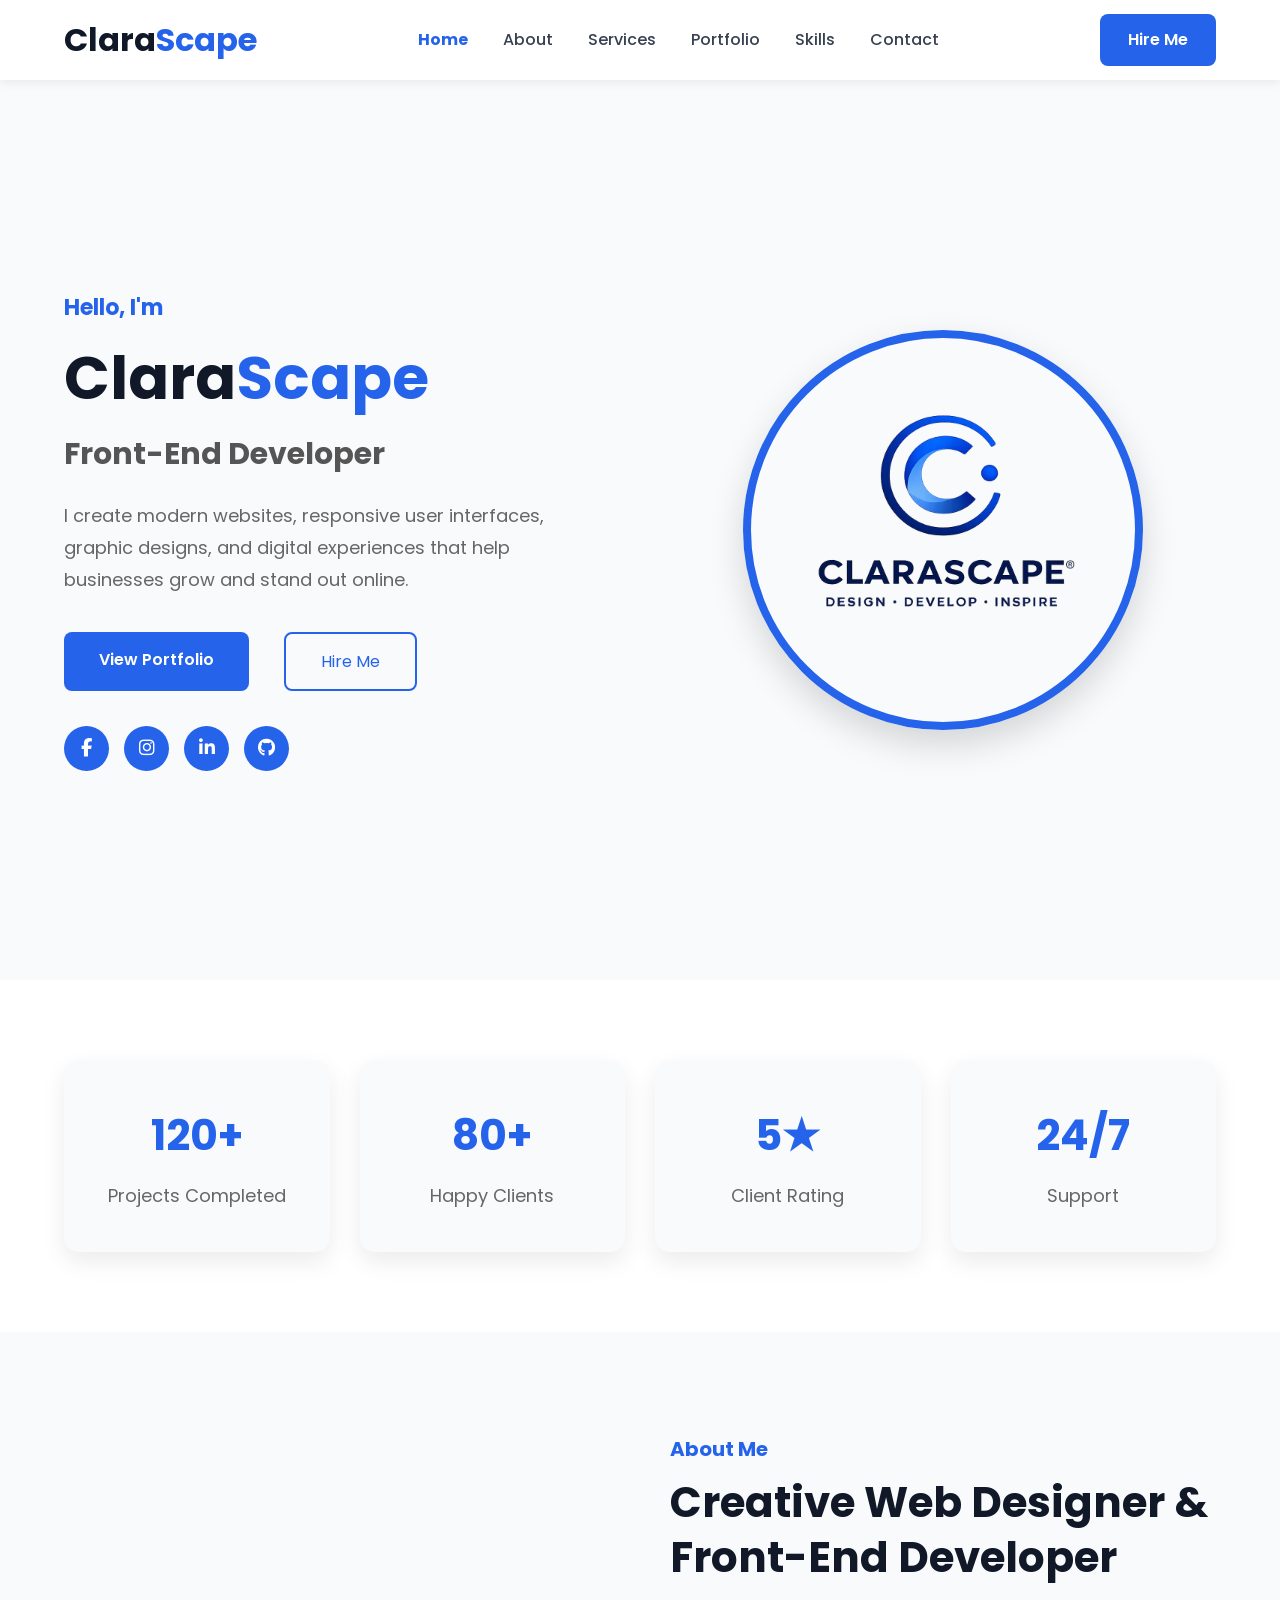
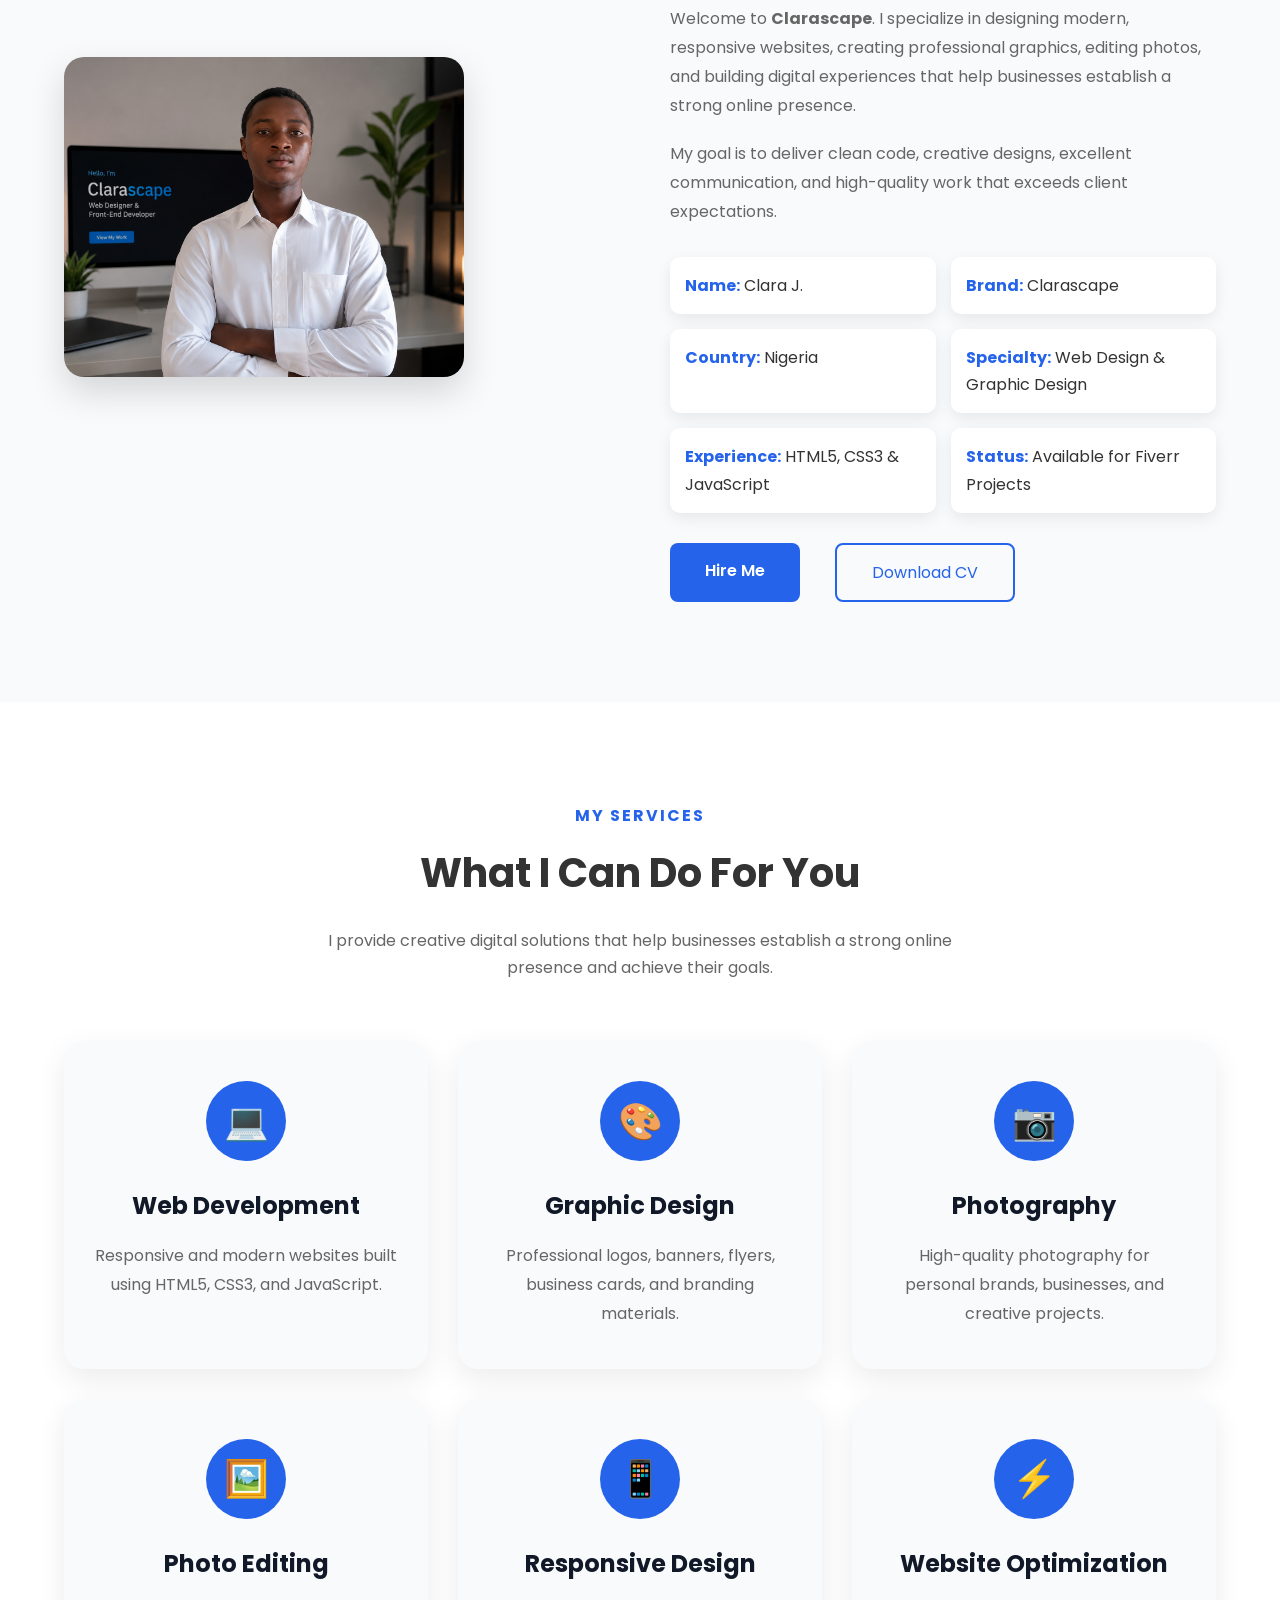
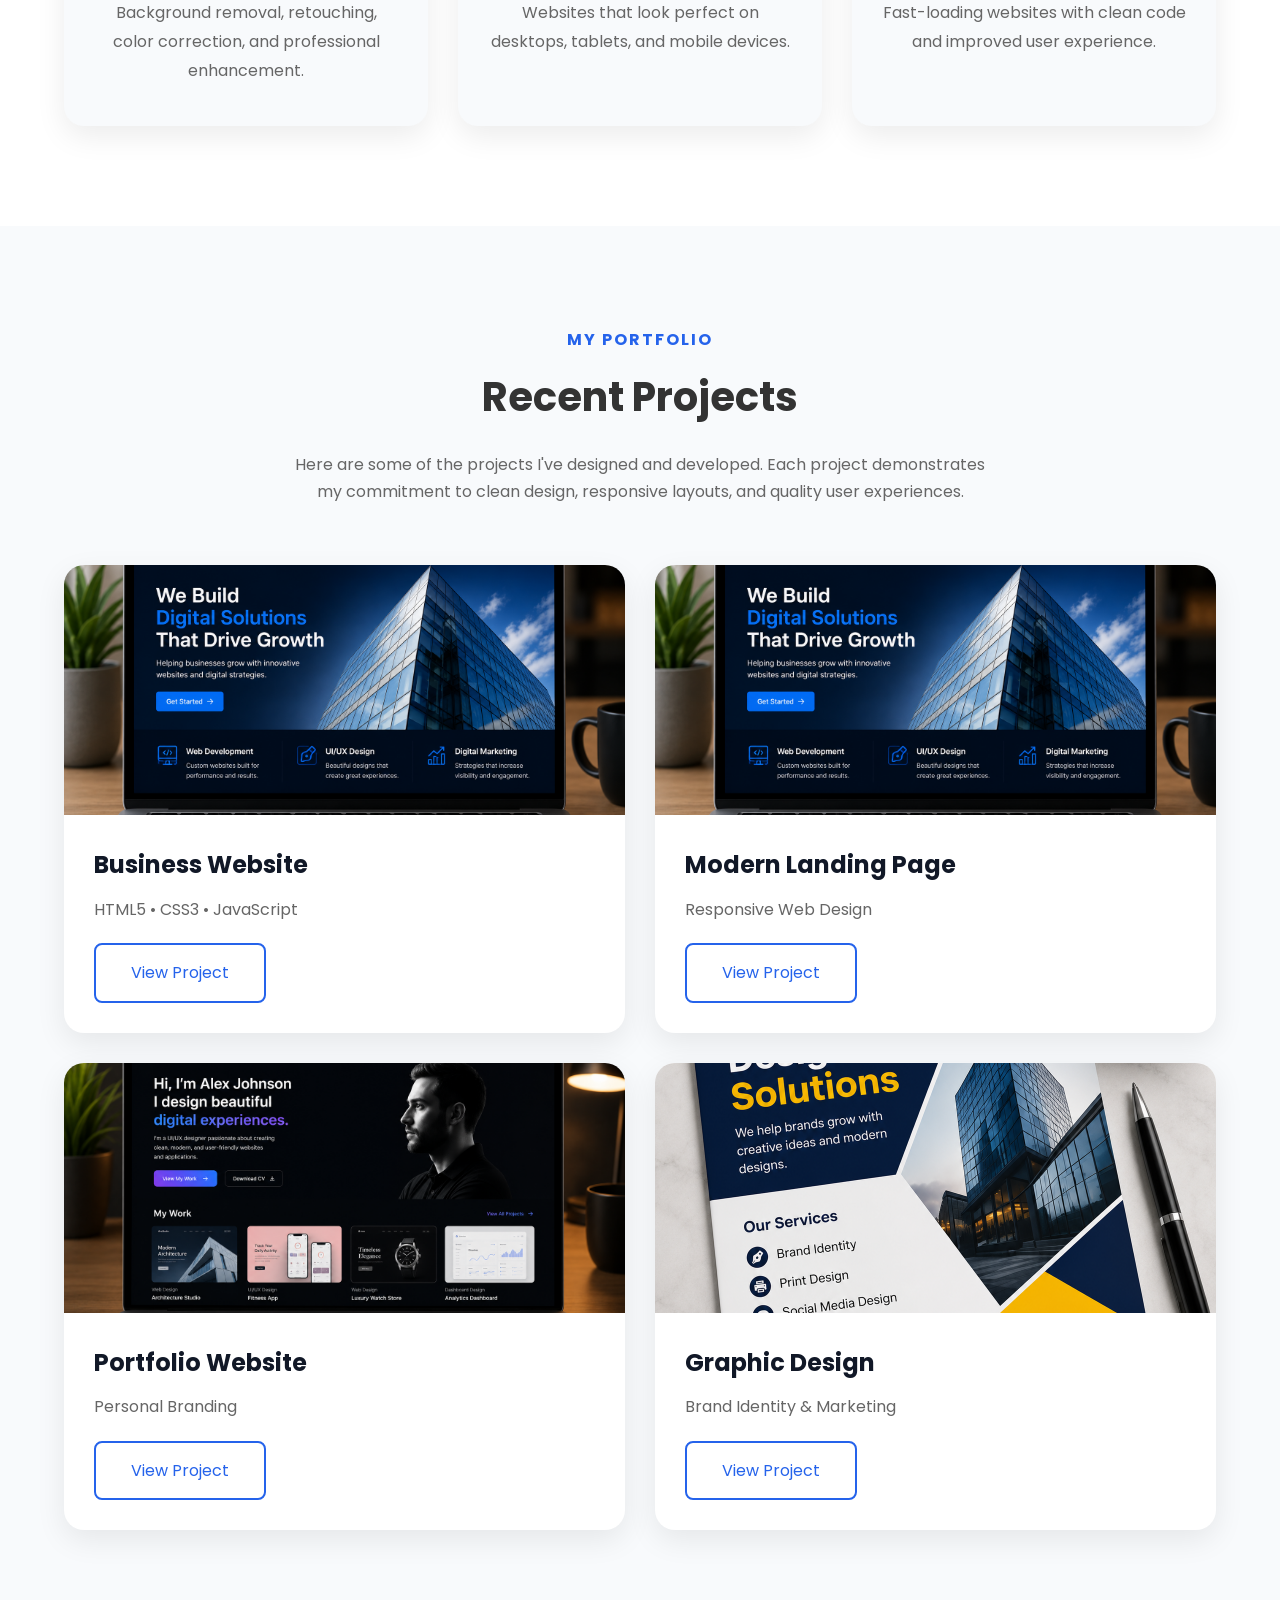
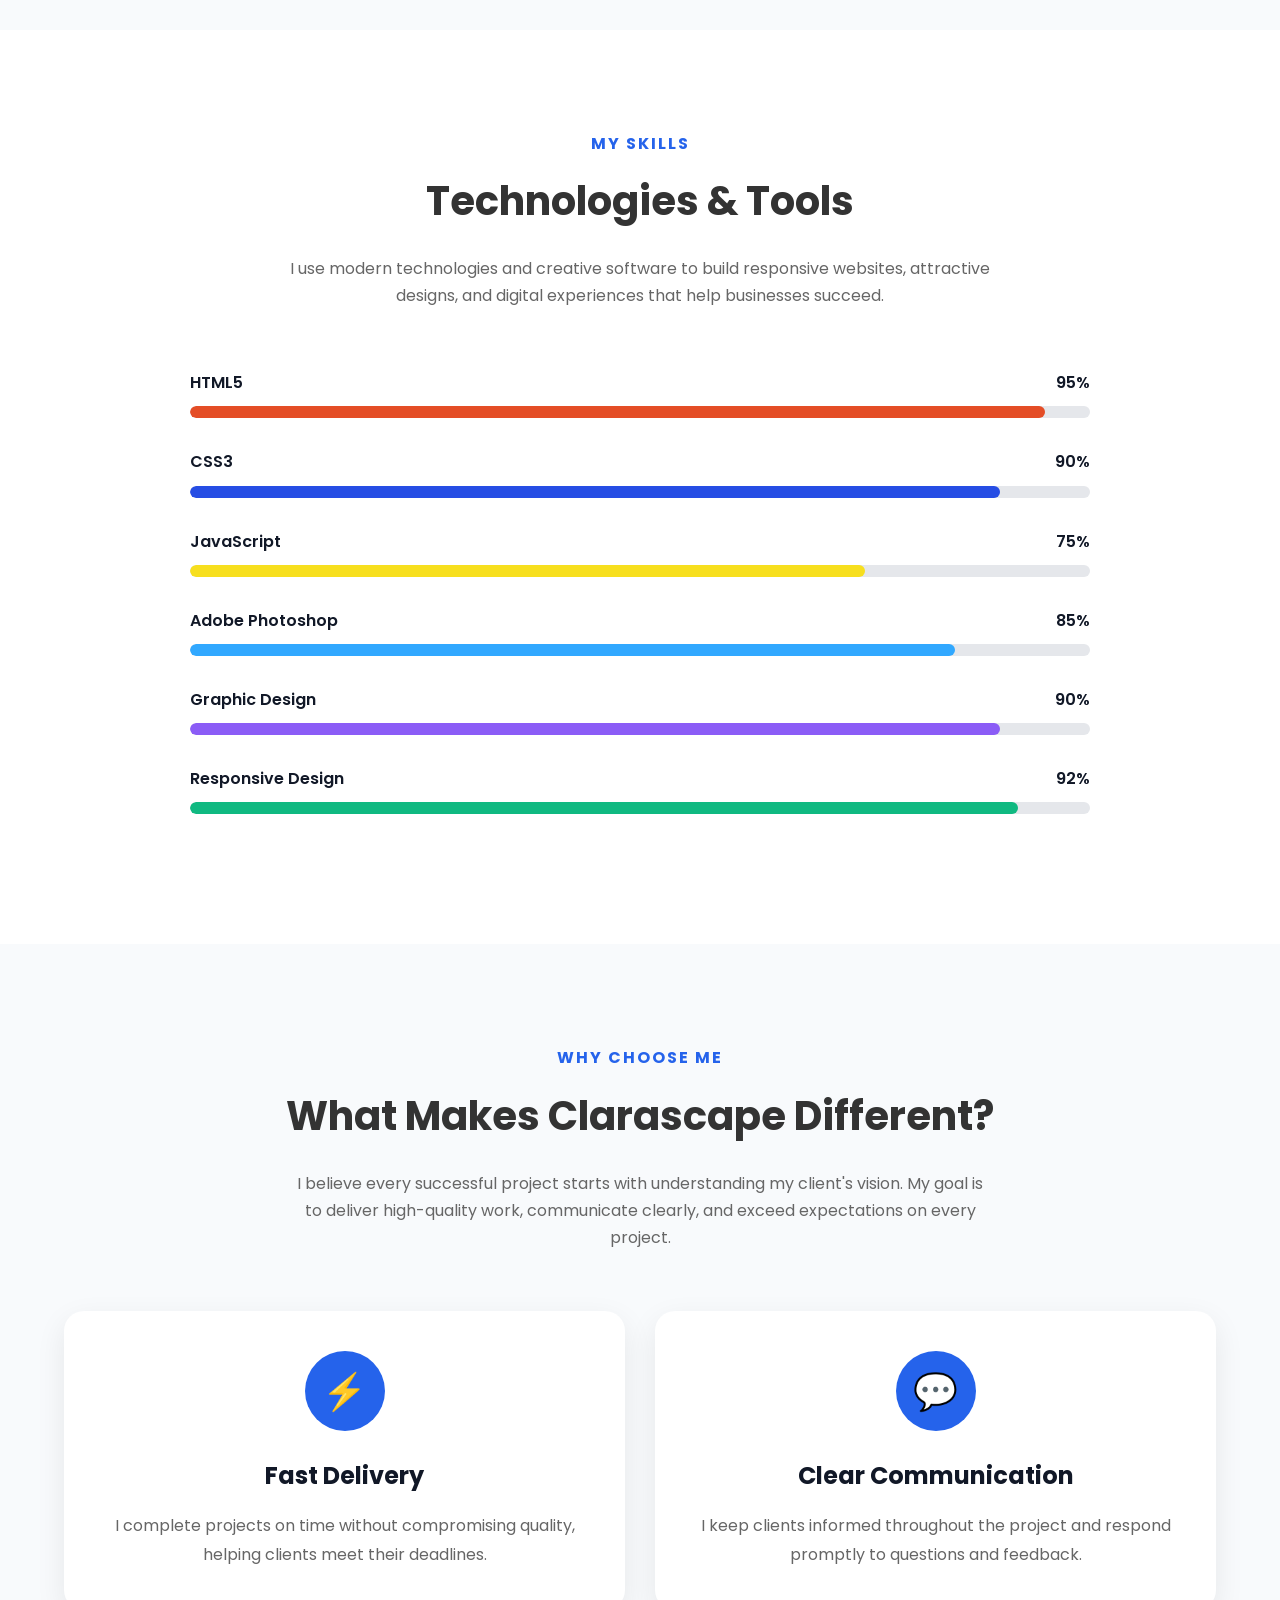
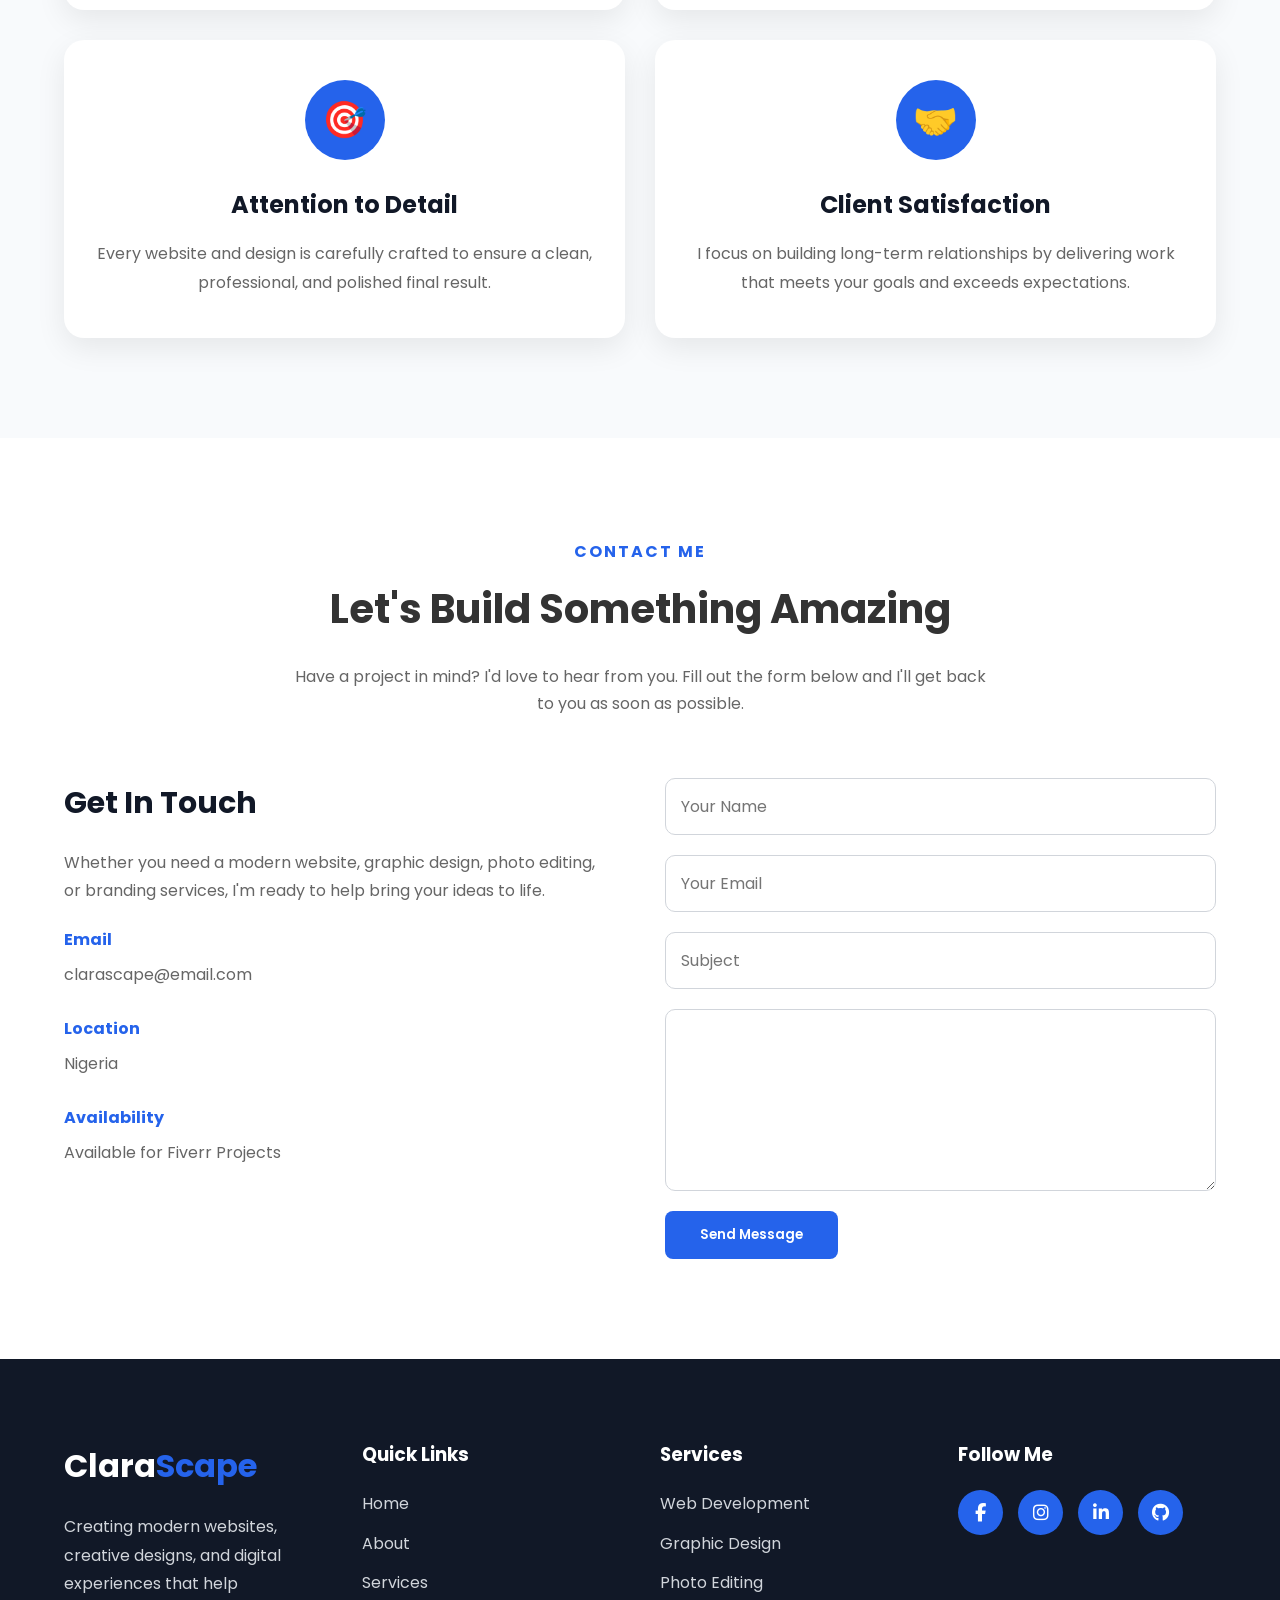
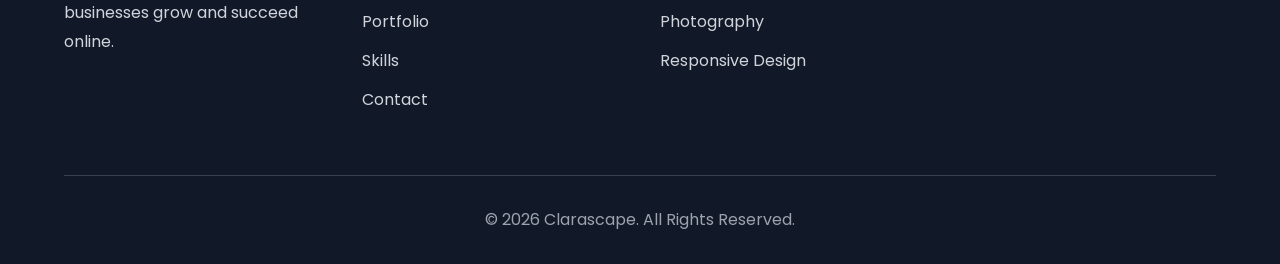
<file: index.html>
<!DOCTYPE html>
<html lang="en">
<head>
    <!-- Character Encoding -->
    <meta charset="UTF-8">

    <!-- Responsive -->
    <meta name="viewport" content="width=device-width, initial-scale=1.0">

    <!-- SEO -->
    <meta name="description" content="Clarascape | Professional Web Designer, Graphic Designer and Front-End Developer Portfolio">

    <meta name="keywords" content="Web Design, HTML, CSS, JavaScript, Graphic Design, Fiverr, Clarascape">

    <meta name="author" content="Clara J">

    <title>Clarascape | Web Designer & Front-End Developer</title>

    <!-- Google Fonts -->
    <link rel="preconnect" href="https://fonts.googleapis.com">

    <link rel="preconnect"
          href="https://fonts.gstatic.com"
          crossorigin>

    <link href="https://fonts.googleapis.com/css2?family=Inter:wght@300;400;500;600;700&family=Poppins:wght@500;600;700;800&display=swap"
          rel="stylesheet">

    <!-- Font Awesome -->
    <link rel="stylesheet"
          href="https://cdnjs.cloudflare.com/ajax/libs/font-awesome/6.7.2/css/all.min.css">

    <!-- CSS -->
    <link rel="stylesheet" href="style.css">

    <link rel="icon" type="image/png" href="favicon.png">
</head>
<body>

    <!-- ==========================
     HEADER
========================== -->
<header class="header">

    <div class="container">

        <nav class="navbar">

    <!-- Logo -->
    <a href="index.html" class="logo">
        Clara<span>Scape</span>
    </a>

    <!-- Navigation -->
    <ul class="nav-links">
        <li><a href="#hero">Home</a></li>
        <li><a href="#about">About</a></li>
        <li><a href="#services">Services</a></li>
        <li><a href="#portfolio">Portfolio</a></li>
        <li><a href="#skills">Skills</a></li>
        <li><a href="#contact">Contact</a></li>
    </ul>

    <!-- Mobile Menu -->
    <div class="menu-toggle">
        <i class="fas fa-bars"></i>
    </div>

    <!-- Button -->
    <a href="#contact" class="btn btn-primary">
        Hire Me
    </a>

</nav>

    </div>

</header>


<!-- ==========================
     HERO SECTION
========================== -->
<section class="hero reveal" id="hero">

    <div class="container">

        <!-- Left Side -->
        <div class="hero-left">

            <h4>Hello, I'm</h4>

            <h1>Clara<span>Scape</span></h1>

            <h2>
                <span class="typing"></span>
            </h2>

            <p>
                I create modern websites, responsive user interfaces,
                graphic designs, and digital experiences that help
                businesses grow and stand out online.
            </p>

            <div class="hero-buttons">

                <a href="#portfolio" class="btn">
                    View Portfolio
                </a>

                <a href="#contact" class="btn-outline">
                    Hire Me
                </a>

            </div>

            <!-- Social Icons -->
            <div class="social-icons">

                <a href="#"><i class="fab fa-facebook-f"></i></a>

                <a href="#"><i class="fab fa-instagram"></i></a>

                <a href="#"><i class="fab fa-linkedin-in"></i></a>

                <a href="#"><i class="fab fa-github"></i></a>

            </div>

        </div>

        <!-- Right Side -->
        <div class="hero-right">

            <img src="favicon.png" alt="Clarascape Profile">

        </div>

    </div>

</section>



<!-- ==========================
     STATS SECTION
========================== -->
<section class="stats reveal">

    <div class="container">

        <div class="stats-container">

            <div class="stat-card">
                <h2>120+</h2>
                <p>Projects Completed</p>
            </div>

            <div class="stat-card">
                <h2>80+</h2>
                <p>Happy Clients</p>
            </div>

            <div class="stat-card">
                <h2>5★</h2>
                <p>Client Rating</p>
            </div>

            <div class="stat-card">
                <h2>24/7</h2>
                <p>Support</p>
            </div>

        </div>

    </div>

</section>

<!-- ==========================
     ABOUT SECTION
========================== -->
<section class="about reveal" id="about">

    <div class="container">

        <div class="about-container">

            <!-- Left Side -->
            <div class="about-image">
                <img src="profile.png" alt="Clarascape Profile">
            </div>

            <!-- Right Side -->
            <div class="about-content">

                <h4>About Me</h4>

                <h2>
                    Creative Web Designer &
                    Front-End Developer
                </h2>

                <p>
                    Welcome to <strong>Clarascape</strong>. I specialize in
                    designing modern, responsive websites, creating
                    professional graphics, editing photos, and building
                    digital experiences that help businesses establish a
                    strong online presence.
                </p>

                <p>
                    My goal is to deliver clean code, creative designs,
                    excellent communication, and high-quality work that
                    exceeds client expectations.
                </p>

                <div class="about-info">

                    <div>
                        <strong>Name:</strong> Clara J.
                    </div>

                    <div>
                        <strong>Brand:</strong> Clarascape
                    </div>

                    <div>
                        <strong>Country:</strong> Nigeria
                    </div>

                    <div>
                        <strong>Specialty:</strong> Web Design & Graphic Design
                    </div>

                    <div>
                        <strong>Experience:</strong> HTML5, CSS3 & JavaScript
                    </div>

                    <div>
                        <strong>Status:</strong> Available for Fiverr Projects
                    </div>

                </div>

                <div class="about-buttons">

                    <a href="#contact" class="btn">
                        Hire Me
                    </a>

                    <a href="#" class="btn-outline">
                        Download CV
                    </a>

                </div>

            </div>

        </div>

    </div>

</section>



      <!-- ==========================
     SERVICES SECTION
========================== -->
<section class="services reveal" id="services">

    <div class="container">

        <div class="section-heading">
            <h4>My Services</h4>
            <h2>What I Can Do For You</h2>

            <p>
                I provide creative digital solutions that help businesses
                establish a strong online presence and achieve their goals.
            </p>
        </div>

        <div class="services-container">

            <!-- Service 1 -->
            <div class="service-card">
                <div class="service-icon">💻</div>

                <h3>Web Development</h3>

                <p>
                    Responsive and modern websites built using
                    HTML5, CSS3, and JavaScript.
                </p>
            </div>

            <!-- Service 2 -->
            <div class="service-card">
                <div class="service-icon">🎨</div>

                <h3>Graphic Design</h3>

                <p>
                    Professional logos, banners,
                    flyers, business cards,
                    and branding materials.
                </p>
            </div>

            <!-- Service 3 -->
            <div class="service-card">
                <div class="service-icon">📷</div>

                <h3>Photography</h3>

                <p>
                    High-quality photography for
                    personal brands, businesses,
                    and creative projects.
                </p>
            </div>

            <!-- Service 4 -->
            <div class="service-card">
                <div class="service-icon">🖼️</div>

                <h3>Photo Editing</h3>

                <p>
                    Background removal,
                    retouching, color correction,
                    and professional enhancement.
                </p>
            </div>

            <!-- Service 5 -->
            <div class="service-card">
                <div class="service-icon">📱</div>

                <h3>Responsive Design</h3>

                <p>
                    Websites that look perfect on
                    desktops, tablets,
                    and mobile devices.
                </p>
            </div>

            <!-- Service 6 -->
            <div class="service-card">
                <div class="service-icon">⚡</div>

                <h3>Website Optimization</h3>

                <p>
                    Fast-loading websites with
                    clean code and improved
                    user experience.
                </p>
            </div>

        </div>

    </div>

</section>




<!-- ==========================
     PORTFOLIO SECTION
========================== -->
<section class="portfolio reveal" id="portfolio">

    <div class="container">

        <div class="section-heading">
            <h4>My Portfolio</h4>

            <h2>Recent Projects</h2>

            <p>
                Here are some of the projects I've designed and developed.
                Each project demonstrates my commitment to clean design,
                responsive layouts, and quality user experiences.
            </p>
        </div>

        <div class="portfolio-container">

            <!-- Project 1 -->
            <div class="portfolio-card">
                <img src="project1.jpg" alt="Business Website">

                <div class="portfolio-content">
                    <h3>Business Website</h3>
                    <p>HTML5 • CSS3 • JavaScript</p>

                    <a href="#" class="btn-outline">
                        View Project
                    </a>
                </div>
            </div>

            <!-- Project 2 -->
            <div class="portfolio-card">
                <img src="project2.jpg" alt="Landing Page">

                <div class="portfolio-content">
                    <h3>Modern Landing Page</h3>
                    <p>Responsive Web Design</p>

                    <a href="#" class="btn-outline">
                        View Project
                    </a>
                </div>
            </div>

            <!-- Project 3 -->
            <div class="portfolio-card">
                <img src="project3.jpg" alt="Portfolio Website">

                <div class="portfolio-content">
                    <h3>Portfolio Website</h3>
                    <p>Personal Branding</p>

                    <a href="#" class="btn-outline">
                        View Project
                    </a>
                </div>
            </div>

            <!-- Project 4 -->
            <div class="portfolio-card">
                <img src="project4.jpg" alt="Graphic Design">

                <div class="portfolio-content">
                    <h3>Graphic Design</h3>
                    <p>Brand Identity & Marketing</p>

                    <a href="#" class="btn-outline">
                        View Project
                    </a>
                </div>
            </div>

        </div>

    </div>

</section>





<!-- ==========================
     SKILLS SECTION
========================== -->
<section class="skills reveal" id="skills">

    <div class="container">

        <div class="section-heading">
            <h4>My Skills</h4>

            <h2>Technologies & Tools</h2>

            <p>
                I use modern technologies and creative software to build
                responsive websites, attractive designs, and digital
                experiences that help businesses succeed.
            </p>
        </div>

        <div class="skills-container">

            <!-- HTML -->
            <div class="skill">
                <div class="skill-title">
                    <span>HTML5</span>
                    <span>95%</span>
                </div>

                <div class="progress">
                    <div class="progress-bar html"></div>
                </div>
            </div>

            <!-- CSS -->
            <div class="skill">
                <div class="skill-title">
                    <span>CSS3</span>
                    <span>90%</span>
                </div>

                <div class="progress">
                    <div class="progress-bar css"></div>
                </div>
            </div>

            <!-- JavaScript -->
            <div class="skill">
                <div class="skill-title">
                    <span>JavaScript</span>
                    <span>75%</span>
                </div>

                <div class="progress">
                    <div class="progress-bar javascript"></div>
                </div>
            </div>

            <!-- Photoshop -->
            <div class="skill">
                <div class="skill-title">
                    <span>Adobe Photoshop</span>
                    <span>85%</span>
                </div>

                <div class="progress">
                    <div class="progress-bar photoshop"></div>
                </div>
            </div>

            <!-- Graphic Design -->
            <div class="skill">
                <div class="skill-title">
                    <span>Graphic Design</span>
                    <span>90%</span>
                </div>

                <div class="progress">
                    <div class="progress-bar design"></div>
                </div>
            </div>

            <!-- Responsive Design -->
            <div class="skill">
                <div class="skill-title">
                    <span>Responsive Design</span>
                    <span>92%</span>
                </div>

                <div class="progress">
                    <div class="progress-bar responsive"></div>
                </div>
            </div>

        </div>

    </div>

</section>



<!-- ==========================
     WHY CHOOSE ME SECTION
========================== -->
<section class="why-choose reveal" id="why-choose">

    <div class="container">

        <div class="section-heading">

            <h4>Why Choose Me</h4>

            <h2>What Makes Clarascape Different?</h2>

            <p>
                I believe every successful project starts with understanding
                my client's vision. My goal is to deliver high-quality work,
                communicate clearly, and exceed expectations on every project.
            </p>

        </div>

        <div class="why-container">

            <!-- Card 1 -->
            <div class="why-card">
                <div class="why-icon">⚡</div>

                <h3>Fast Delivery</h3>

                <p>
                    I complete projects on time without compromising quality,
                    helping clients meet their deadlines.
                </p>
            </div>

            <!-- Card 2 -->
            <div class="why-card">
                <div class="why-icon">💬</div>

                <h3>Clear Communication</h3>

                <p>
                    I keep clients informed throughout the project and respond
                    promptly to questions and feedback.
                </p>
            </div>

            <!-- Card 3 -->
            <div class="why-card">
                <div class="why-icon">🎯</div>

                <h3>Attention to Detail</h3>

                <p>
                    Every website and design is carefully crafted to ensure a
                    clean, professional, and polished final result.
                </p>
            </div>

            <!-- Card 4 -->
            <div class="why-card">
                <div class="why-icon">🤝</div>

                <h3>Client Satisfaction</h3>

                <p>
                    I focus on building long-term relationships by delivering
                    work that meets your goals and exceeds expectations.
                </p>
            </div>

        </div>

    </div>

</section>




<!-- ==========================
     CONTACT SECTION
========================== -->
<section class="contact reveal" id="contact">

    <div class="container">

        <div class="section-heading">

            <h4>Contact Me</h4>

            <h2>Let's Build Something Amazing</h2>

            <p>
                Have a project in mind? I'd love to hear from you.
                Fill out the form below and I'll get back to you as
                soon as possible.
            </p>

        </div>

        <div class="contact-container">

            <!-- Contact Information -->
            <div class="contact-info">

                <h3>Get In Touch</h3>

                <p>
                    Whether you need a modern website, graphic design,
                    photo editing, or branding services, I'm ready to
                    help bring your ideas to life.
                </p>

                <div class="info">
                    <h4>Email</h4>
                    <p>clarascape@email.com</p>
                </div>

                <div class="info">
                    <h4>Location</h4>
                    <p>Nigeria</p>
                </div>

                <div class="info">
                   <h4>Availability</h4>
                    <p>Available for Fiverr Projects</p>
                </div>

            </div>

            <!-- Contact Form -->
            <form class="contact-form">

                <input
                    type="text"
                    placeholder="Your Name"
                    required>

                <input
                    type="email"
                    placeholder="Your Email"
                    required>

                <input
                    type="text"
                    placeholder="Subject"
                    required>

                <textarea
                    rows="6"
                    placeholder="Tell me about your project..."
                    required>
                </textarea>

                <button type="submit" class="btn">
                    Send Message
                </button>

            </form>

        </div>

    </div>

</section>



<!-- ==========================
     FOOTER
========================== -->
<footer class="footer reveal">

    <div class="container">

        <div class="footer-container">

            <!-- Brand -->
            <div class="footer-about">

                <h2>Clara<span>Scape</span></h2>

                <p>
                    Creating modern websites, creative designs,
                    and digital experiences that help businesses
                    grow and succeed online.
                </p>

            </div>

            <!-- Quick Links -->
            <div class="footer-links">

                <h3>Quick Links</h3>

                <ul>
                    <li><a href="#hero">Home</a></li>
                    <li><a href="#about">About</a></li>
                    <li><a href="#services">Services</a></li>
                    <li><a href="#portfolio">Portfolio</a></li>
                    <li><a href="#skills">Skills</a></li>
                    <li><a href="#contact">Contact</a></li>
                </ul>

            </div>

            <!-- Services -->
            <div class="footer-services">

                <h3>Services</h3>

                <ul>
                    <li>Web Development</li>
                    <li>Graphic Design</li>
                    <li>Photo Editing</li>
                    <li>Photography</li>
                    <li>Responsive Design</li>
                </ul>

            </div>

            <!-- Social -->
            <div class="footer-social">

                <h3>Follow Me</h3>

                <div class="social-icons">

                    <a href="#"><i class="fab fa-facebook-f"></i></a>

                    <a href="#"><i class="fab fa-instagram"></i></a>

                    <a href="#"><i class="fab fa-linkedin-in"></i></a>

                    <a href="#"><i class="fab fa-github"></i></a>

                </div>

            </div>

        </div>

        <hr>

        <div class="footer-bottom">

            <p>
                &copy; 2026 Clarascape. All Rights Reserved.
            </p>

        </div>

    </div>

</footer>

<script src="script.js"></script>

</body>
</html>
</file>
<file: style.css>
/* ===========================================
   GOOGLE FONTS
=========================================== */
@import url('https://fonts.googleapis.com/css2?family=Poppins:wght@300;400;500;600;700;800&display=swap');


/* ===========================================
   CSS RESET
=========================================== */

*{
    margin:0;
    padding:0;
    box-sizing:border-box;
}

html{
    scroll-behavior:smooth;
}

body{
    font-family:'Poppins',sans-serif;
    background:#f8fafc;
    color:#333;
    line-height:1.7;
}

img{
    width:100%;
    display:block;
}

a{
    text-decoration:none;
}

ul{
    list-style:none;
}

button,
input,
textarea{
    font-family:inherit;
}


/* ===========================================
   REUSABLE CONTAINER
=========================================== */

.container{
    width:90%;
    max-width:1200px;
    margin:auto;
}


/* ===========================================
   REUSABLE BUTTONS
=========================================== */

.btn{
    display:inline-block;
    background:#2563eb;
    color:#fff;
    padding:14px 35px;
    border-radius:8px;
    font-weight:600;
    transition:.3s;
}

.btn:hover{
    background:#1d4ed8;
}

.btn-outline{
    display:inline-block;
    border:2px solid #2563eb;
    color:#2563eb;
    padding:14px 35px;
    border-radius:8px;
    margin-left:15px;
    transition:.3s;
}

.btn-outline:hover{
    background:#2563eb;
    color:#fff;
}


/* ===========================================
   SECTION HEADING
=========================================== */

.section-heading{
    text-align:center;
    margin-bottom:60px;
}

.section-heading h4{
    color:#2563eb;
    text-transform:uppercase;
    letter-spacing:2px;
    margin-bottom:10px;
}

.section-heading h2{
    font-size:40px;
    margin-bottom:20px;
}

.section-heading p{
    max-width:700px;
    margin:auto;
    color:#666;
}

/* ===========================================
   HEADER
=========================================== */

.header{
    width:100%;
    background:#ffffff;
    position:sticky;
    top:0;
    left:0;
    z-index:1000;
    box-shadow:0 2px 10px rgba(0,0,0,.08);
}

/* ===========================================
   ACTIVE NAVIGATION
=========================================== */

.nav-links a.active{
    color:#2563eb;
    font-weight:700;
}


/* ===========================================
   STICKY HEADER EFFECT
=========================================== */

.header.sticky{
    background:#ffffff;
    box-shadow:0 8px 20px rgba(0,0,0,.12);
    transition:all .3s ease;
}

.navbar{
    display:flex;
    justify-content:space-between;
    align-items:center;
    min-height:80px;
}

.logo{
    font-size:2rem;
    font-weight:700;
    color:#111827;
}

.logo span{
    color:#2563eb;
}

.nav-links{
    display:flex;
    align-items:center;
    gap:35px;
}

.nav-links li{
    list-style:none;
}

.nav-links a{
    color:#374151;
    font-weight:500;
    transition:.3s;
}

.nav-links a:hover{
    color:#2563eb;
}

.navbar .btn{
    padding:12px 28px;
}


/* ===========================================
   HERO SECTION
=========================================== */

.hero{
    min-height:100vh;
    display:flex;
    align-items:center;
    background:#f8fafc;
    padding:80px 0;
}

.hero .container{
    display:flex;
    justify-content:space-between;
    align-items:center;
    gap:60px;
}

.hero-left{
    flex:1;
}

.hero-left h4{
    color:#2563eb;
    font-size:20px;
    margin-bottom:15px;
}

.hero-left h1{
    font-size:60px;
    font-weight:700;
    color:#111827;
    margin-bottom:10px;
    line-height:1.2;
}

.hero-left h1 span{
    color:#2563eb;
}

.hero-left h2{
    font-size:30px;
    color:#555;
    margin-bottom:20px;
    min-height:40px;
}

.hero-left p{
    font-size:18px;
    color:#666;
    line-height:1.8;
    margin-bottom:35px;
    max-width:600px;
}

.hero-buttons{
    display:flex;
    gap:20px;
    margin-bottom:35px;
}

.social-icons{
    display:flex;
    gap:15px;
}

.social-icons a{
    width:45px;
    height:45px;
    display:flex;
    justify-content:center;
    align-items:center;
    border-radius:50%;
    background:#2563eb;
    color:#fff;
    font-size:18px;
    transition:.3s;
}

.social-icons a:hover{
    background:#1d4ed8;
    transform:translateY(-5px);
}

/* ===========================================
   HERO SECTION
=========================================== */

.hero{
    padding:100px 0;
    background:#f8fafc;
    min-height:100vh;
    display:flex;
    align-items:center;
}

.hero .container{
    display:flex;
    justify-content:space-between;
    align-items:center;
    gap:60px;
}

.hero-left{
    flex:1;
}

.hero-left h4{
    color:#2563eb;
    font-size:22px;
    margin-bottom:15px;
}

.hero-left h1{
    font-size:60px;
    color:#111827;
    line-height:1.2;
    margin-bottom:15px;
}

.hero-left h1 span{
    color:#2563eb;
}

.hero-left h2{
    font-size:30px;
    color:#555;
    margin-bottom:20px;
}

.hero-left p{
    color:#666;
    font-size:18px;
    line-height:1.8;
    margin-bottom:35px;
    max-width:600px;
}

.hero-buttons{
    display:flex;
    gap:20px;
    margin-bottom:35px;
}

.social-icons{
    display:flex;
    gap:15px;
}

.social-icons a{
    width:45px;
    height:45px;
    background:#2563eb;
    color:#fff;
    display:flex;
    justify-content:center;
    align-items:center;
    border-radius:50%;
    font-size:18px;
    transition:0.3s;
}

.social-icons a:hover{
    background:#1d4ed8;
    transform:translateY(-5px);
}

.hero-right{
    flex:1;
    display:flex;
    justify-content:center;
}

.hero-right img{
    width:400px;
    height:400px;
    object-fit:cover;
    border-radius:50%;
    border:8px solid #2563eb;
    box-shadow:0 15px 35px rgba(0,0,0,0.15);
}

/* ===========================================
   STATS SECTION
=========================================== */

.stats{
    padding:80px 0;
    background:#ffffff;
}

.stats-container{
    display:grid;
    grid-template-columns:repeat(4,1fr);
    gap:30px;
}

.stat-card{
    background:#f8fafc;
    padding:40px 25px;
    text-align:center;
    border-radius:15px;
    box-shadow:0 10px 25px rgba(0,0,0,.08);
    transition:0.3s;
}

.stat-card:hover{
    transform:translateY(-10px);
    box-shadow:0 15px 35px rgba(0,0,0,.15);
}

.stat-card h2{
    font-size:42px;
    color:#2563eb;
    margin-bottom:10px;
}

.stat-card p{
    font-size:18px;
    color:#666;
}

/* ===========================================
   ABOUT SECTION
=========================================== */

.about{
    padding:100px 0;
    background:#f8fafc;
}

.about-container{
    display:flex;
    align-items:center;
    justify-content:space-between;
    gap:60px;
}

.about-image{
    flex:1;
    text-align:center;
}

.about-image img{
    width:100%;
    max-width:400px;
    border-radius:20px;
    box-shadow:0 15px 35px rgba(0,0,0,0.15);
    transition:0.3s;
}

.about-image img:hover{
    transform:scale(1.03);
}

.about-content{
    flex:1;
}

.about-content h4{
    color:#2563eb;
    font-size:20px;
    margin-bottom:10px;
}

.about-content h2{
    font-size:42px;
    color:#111827;
    margin-bottom:20px;
    line-height:1.3;
}

.about-content p{
    color:#666;
    line-height:1.8;
    margin-bottom:20px;
}

.about-info{
    display:grid;
    grid-template-columns:repeat(2,1fr);
    gap:15px;
    margin:30px 0;
}

.about-info div{
    background:#ffffff;
    padding:15px;
    border-radius:10px;
    box-shadow:0 5px 15px rgba(0,0,0,0.08);
}

.about-info strong{
    color:#2563eb;
}

.about-buttons{
    display:flex;
    gap:20px;
    margin-top:30px;
}

/* ===========================================
   SERVICES SECTION
=========================================== */

.services{
    padding:100px 0;
    background:#ffffff;
}

.services-container{
    display:grid;
    grid-template-columns:repeat(3,1fr);
    gap:30px;
    margin-top:60px;
}

.service-card{
    background:#f8fafc;
    padding:40px 30px;
    border-radius:20px;
    text-align:center;
    box-shadow:0 10px 30px rgba(0,0,0,.08);
    transition:all .3s ease;
}

.service-card:hover{
    transform:translateY(-10px);
    box-shadow:0 20px 40px rgba(37,99,235,.15);
}

.service-icon{
    width:80px;
    height:80px;
    margin:0 auto 25px;
    background:#2563eb;
    color:#fff;
    border-radius:50%;
    display:flex;
    justify-content:center;
    align-items:center;
    font-size:36px;
}

.service-card h3{
    font-size:24px;
    color:#111827;
    margin-bottom:15px;
}

.service-card p{
    color:#666;
    line-height:1.8;
}

/* ===========================================
   PORTFOLIO SECTION
=========================================== */

.portfolio{
    padding:100px 0;
    background:#f8fafc;
}

.portfolio-container{
    display:grid;
    grid-template-columns:repeat(2,1fr);
    gap:30px;
    margin-top:60px;
}

.portfolio-card{
    background:#fff;
    border-radius:20px;
    overflow:hidden;
    box-shadow:0 10px 30px rgba(0,0,0,.08);
    transition:all .3s ease;
}

.portfolio-card:hover{
    transform:translateY(-10px);
    box-shadow:0 20px 40px rgba(37,99,235,.15);
}

.portfolio-card img{
    width:100%;
    height:250px;
    object-fit:cover;
}

.portfolio-content{
    padding:30px;
}

.portfolio-content h3{
    font-size:24px;
    color:#111827;
    margin-bottom:10px;
}

.portfolio-content p{
    color:#666;
    margin-bottom:20px;
}

.portfolio-content .btn-outline{
    margin-left:0;
}

/* ===========================================
   SKILLS SECTION
=========================================== */

.skills{
    padding:100px 0;
    background:#ffffff;
}

.skills-container{
    max-width:900px;
    margin:60px auto 0;
}

.skill{
    margin-bottom:30px;
}

.skill-title{
    display:flex;
    justify-content:space-between;
    margin-bottom:10px;
    font-weight:600;
    color:#111827;
}

.progress{
    width:100%;
    height:12px;
    background:#e5e7eb;
    border-radius:20px;
    overflow:hidden;
}

.progress-bar{
    height:100%;
    border-radius:20px;
}

/* Individual Skill Levels */

.progress-bar.html{
    width:95%;
    background:#e44d26;
}

.progress-bar.css{
    width:90%;
    background:#264de4;
}

.progress-bar.javascript{
    width:75%;
    background:#f7df1e;
}

.progress-bar.photoshop{
    width:85%;
    background:#31a8ff;
}

.progress-bar.design{
    width:90%;
    background:#8b5cf6;
}

.progress-bar.responsive{
    width:92%;
    background:#10b981;
}

/* ===========================================
   WHY CHOOSE ME SECTION
=========================================== */

.why-choose{
    padding:100px 0;
    background:#f8fafc;
}

.why-container{
    display:grid;
    grid-template-columns:repeat(2,1fr);
    gap:30px;
    margin-top:60px;
}

.why-card{
    background:#ffffff;
    padding:40px 30px;
    border-radius:20px;
    text-align:center;
    box-shadow:0 10px 30px rgba(0,0,0,.08);
    transition:all .3s ease;
}

.why-card:hover{
    transform:translateY(-10px);
    box-shadow:0 20px 40px rgba(37,99,235,.15);
}

.why-icon{
    width:80px;
    height:80px;
    margin:0 auto 25px;
    background:#2563eb;
    color:#fff;
    border-radius:50%;
    display:flex;
    justify-content:center;
    align-items:center;
    font-size:36px;
}

.why-card h3{
    font-size:24px;
    color:#111827;
    margin-bottom:15px;
}

.why-card p{
    color:#666;
    line-height:1.8;
}

/* ===========================================
   CONTACT SECTION
=========================================== */

.contact{
    padding:100px 0;
    background:#ffffff;
}

.contact-container{
    display:grid;
    grid-template-columns:1fr 1fr;
    gap:50px;
    margin-top:60px;
}

.contact-info h3{
    font-size:30px;
    color:#111827;
    margin-bottom:20px;
}

.contact-info p{
    color:#666;
    line-height:1.8;
    margin-bottom:20px;
}

.info{
    margin-bottom:25px;
}

.info h4{
    color:#2563eb;
    margin-bottom:8px;
}

.contact-form{
    display:flex;
    flex-direction:column;
    gap:20px;
}

.contact-form input,
.contact-form textarea{
    width:100%;
    padding:15px;
    border:1px solid #d1d5db;
    border-radius:10px;
    outline:none;
    font-size:16px;
    transition:0.3s;
}

.contact-form input:focus,
.contact-form textarea:focus{
    border-color:#2563eb;
    box-shadow:0 0 10px rgba(37,99,235,.2);
}

.contact-form textarea{
    resize:vertical;
    min-height:180px;
}

.contact-form button{
    border:none;
    cursor:pointer;
    width:fit-content;
}

/* ===========================================
   FOOTER
=========================================== */

.footer{
    background:#111827;
    color:#ffffff;
    padding:80px 0 30px;
}

.footer-container{
    display:grid;
    grid-template-columns:repeat(4,1fr);
    gap:40px;
    margin-bottom:50px;
}

.footer-about h2{
    font-size:32px;
    margin-bottom:20px;
}

.footer-about h2 span{
    color:#2563eb;
}

.footer-about p{
    color:#d1d5db;
    line-height:1.8;
}

.footer-links h3,
.footer-services h3,
.footer-social h3{
    margin-bottom:20px;
    color:#ffffff;
}

.footer-links ul li,
.footer-services ul li{
    margin-bottom:12px;
}

.footer-links a{
    color:#d1d5db;
    transition:0.3s;
}

.footer-links a:hover{
    color:#2563eb;
    padding-left:5px;
}

.footer-services ul li{
    color:#d1d5db;
}

.footer-social .social-icons{
    display:flex;
    gap:15px;
}

.footer-social .social-icons a{
    width:45px;
    height:45px;
    display:flex;
    justify-content:center;
    align-items:center;
    border-radius:50%;
    background:#2563eb;
    color:#ffffff;
    transition:0.3s;
}

.footer-social .social-icons a:hover{
    background:#1d4ed8;
    transform:translateY(-5px);
}

.footer hr{
    border:none;
    height:1px;
    background:#374151;
    margin:30px 0;
}

.footer-bottom{
    text-align:center;
}

.footer-bottom p{
    color:#9ca3af;
}

/* ===========================================
   ACTIVE NAVIGATION
=========================================== */

.nav-links a.active{
    color:#2563eb;
    font-weight:700;
}

/* ===========================================
   MOBILE MENU
=========================================== */

.menu-toggle{
    display:none;
    font-size:28px;
    color:#111827;
    cursor:pointer;
}

/* Mobile Navigation */
@media (max-width:768px){

    .menu-toggle{
        display:block;
    }

    .navbar{
        position:relative;
    }

    .nav-links{
        display:none;
        position:absolute;
        top:80px;
        left:0;
        width:100%;
        background:#ffffff;
        flex-direction:column;
        align-items:center;
        gap:20px;
        padding:25px 0;
        box-shadow:0 10px 30px rgba(0,0,0,.1);
        border-radius:10px;
    }

    .nav-links.active{
        display:flex;
    }

    .navbar .btn{
        display:none;
    }
}

/* ===========================================
   RESPONSIVE DESIGN
=========================================== */

/* ---------- Tablets ---------- */
@media (max-width: 992px){

    .hero .container,
    .about-container,
    .contact-container{
        grid-template-columns:1fr;
        display:grid;
        text-align:center;
    }

    .hero-left{
        order:2;
    }

    .hero-right{
        order:1;
        margin-bottom:40px;
    }

    .hero-buttons{
        justify-content:center;
        flex-wrap:wrap;
    }

    .social-icons{
        justify-content:center;
    }

    .stats-container{
        grid-template-columns:repeat(2,1fr);
    }

    .services-container{
        grid-template-columns:repeat(2,1fr);
    }

    .portfolio-container{
        grid-template-columns:1fr;
    }

    .why-container{
        grid-template-columns:1fr;
    }

    .footer-container{
        grid-template-columns:repeat(2,1fr);
    }

}


/* ---------- Mobile Phones ---------- */
@media (max-width:768px){


    .hero-left h1{
        font-size:42px;
    }

    .hero-left h2{
        font-size:24px;
    }

    .section-heading h2{
        font-size:32px;
    }

    .stats-container,
    .services-container,
    .portfolio-container,
    .why-container,
    .footer-container,
    .about-info{
        grid-template-columns:1fr;
    }

    .hero-right img{
        width:280px;
        height:280px;
    }

    .about-image img{
        max-width:300px;
    }

}


/* ---------- Small Phones ---------- */
@media (max-width:480px){

    .container{
        width:95%;
    }

    .btn,
    .btn-outline{
        width:100%;
        text-align:center;
        margin:10px 0;
    }

    .hero-buttons{
        flex-direction:column;
    }

    .hero-left h1{
        font-size:36px;
    }

    .hero-left p{
        font-size:16px;
    }

}

/* ===========================================
   SCROLL ANIMATION
=========================================== */

.reveal{
    opacity:0;
    transform:translateY(60px);
    transition:all .8s ease;
}

.reveal.active{
    opacity:1;
    transform:translateY(0);
}
</file>
